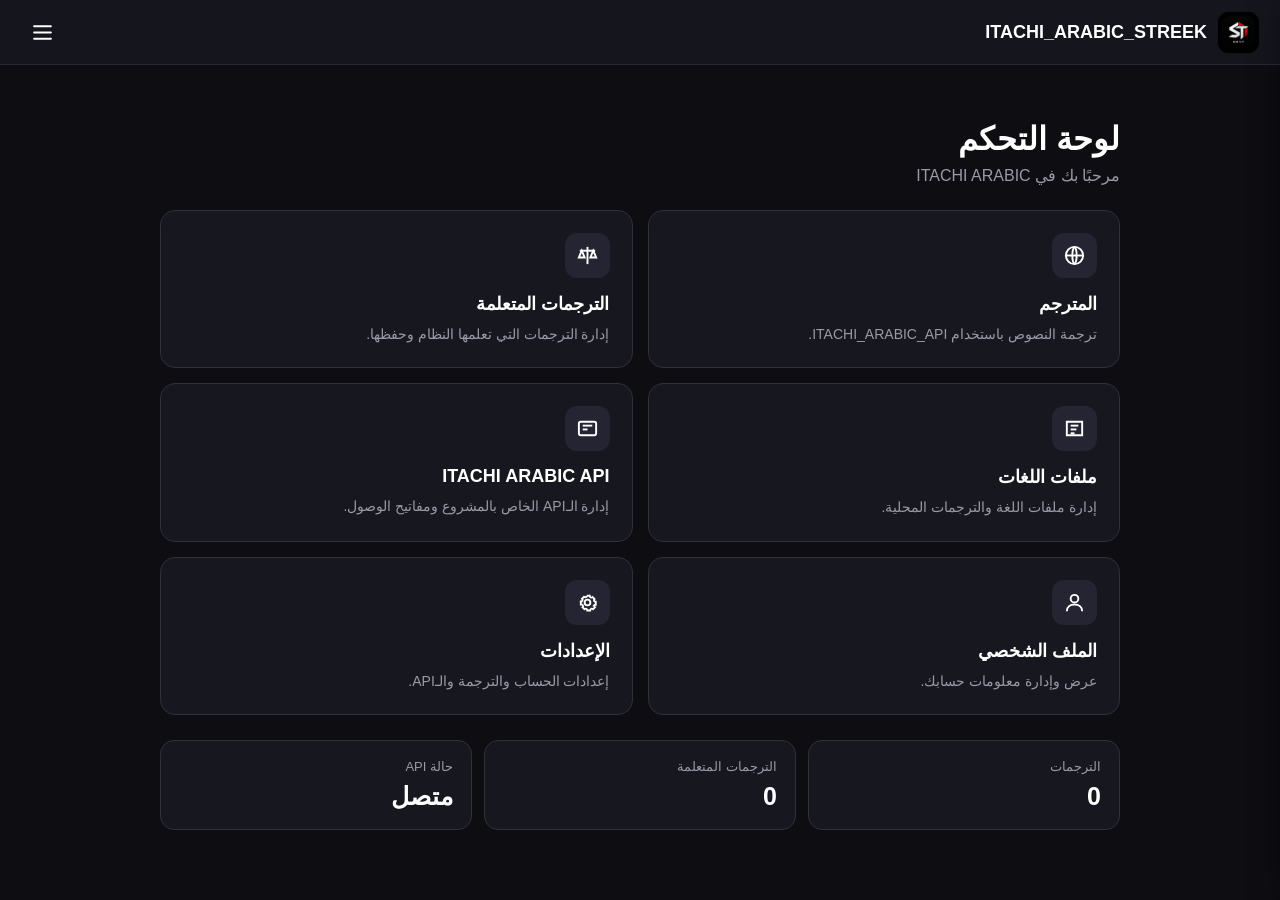
<file: dashboard.html>
<!DOCTYPE html>
<html lang="ar" dir="rtl">

<head>
    <meta charset="UTF-8">

    <meta
        name="viewport"
        content="width=device-width, initial-scale=1.0"
    >

    <title>ITACHI ARABIC - Dashboard</title>

    <style>

        * {
            box-sizing: border-box;
        }

        body {
            margin: 0;
            font-family: Arial, sans-serif;
            background: #0d0d12;
            color: #fff;
        }

        /* =========================
           HEADER
        ========================= */

        header {
            height: 65px;
            display: flex;
            align-items: center;
            justify-content: space-between;
            padding: 0 20px;
            background: #15151d;
            border-bottom: 1px solid #292936;
        }

        .brand {
            display: flex;
            align-items: center;
            gap: 10px;
        }

        .itachi-logo {
            width: 43px;
            height: 43px;
            border-radius: 12px;
            overflow: hidden;
            background: #000;
            border: 1px solid rgba(255,255,255,.08);
        }

        .itachi-logo img {
            width: 100%;
            height: 100%;
            object-fit: cover;
            display: block;
        }

        .logo {
            font-size: 18px;
            font-weight: bold;
        }

        /* =========================
           MENU BUTTON
        ========================= */

        .menu-button {
            width: 44px;
            height: 44px;

            display: flex;
            align-items: center;
            justify-content: center;

            border: 0;
            border-radius: 11px;

            background: transparent;
            color: #fff;

            cursor: pointer;
        }

        .menu-button:hover {
            background: #242432;
        }

        .menu-button svg {
            width: 25px;
            height: 25px;
        }

        /* =========================
           OVERLAY
        ========================= */

        .menu-overlay {
            position: fixed;
            inset: 0;

            background: rgba(0, 0, 0, .55);

            opacity: 0;
            visibility: hidden;

            transition:
                opacity .25s ease,
                visibility .25s ease;

            z-index: 90;
        }

        .menu-overlay.open {
            opacity: 1;
            visibility: visible;
        }

        /* =========================
           SIDE MENU
        ========================= */

        .side-menu {
            position: fixed;

            top: 0;
            right: 0;

            width: 310px;
            max-width: 88vw;
            height: 100vh;

            background: #121219;

            border-left:
                1px solid #30303d;

            box-shadow:
                -12px 0 35px
                rgba(0,0,0,.35);

            transform:
                translateX(105%);

            transition:
                transform .28s cubic-bezier(.2,.8,.2,1);

            z-index: 100;

            padding: 20px;
        }

        .side-menu.open {
            transform: translateX(0);
        }

        /* =========================
           MENU HEADER
        ========================= */

        .menu-header {
            display: flex;
            align-items: center;
            justify-content: space-between;

            padding-bottom: 20px;

            border-bottom:
                1px solid #292936;
        }

        .menu-brand {
            display: flex;
            align-items: center;
            gap: 10px;
        }

        .menu-brand-logo {
            width: 42px;
            height: 42px;

            border-radius: 11px;

            overflow: hidden;

            background: #000;
        }

        .menu-brand-logo img {
            width: 100%;
            height: 100%;

            object-fit: cover;
        }

        .menu-title {
            font-size: 15px;
            font-weight: bold;
        }

        .menu-subtitle {
            margin-top: 4px;

            color: #888894;

            font-size: 11px;
        }

        /* =========================
           CLOSE
        ========================= */

        .close-button {
            width: 40px;
            height: 40px;

            display: flex;
            align-items: center;
            justify-content: center;

            border: 0;
            border-radius: 10px;

            background: #20202a;
            color: #fff;

            cursor: pointer;
        }

        .close-button:hover {
            background: #2a2a36;
        }

        .close-button svg {
            width: 21px;
            height: 21px;
        }

        /* =========================
           MENU LINKS
        ========================= */

        .menu-links {
            margin-top: 20px;

            display: flex;
            flex-direction: column;

            gap: 7px;
        }

        .menu-link {
            width: 100%;

            display: flex;
            align-items: center;

            gap: 13px;

            padding: 13px 14px;

            border: 0;
            border-radius: 11px;

            background: transparent;

            color: #e9e9ef;

            font-size: 14px;

            text-align: right;

            cursor: pointer;

            transition:
                background .18s ease,
                transform .18s ease;
        }

        .menu-link:hover {
            background: #20202a;
            transform: translateX(-2px);
        }

        .menu-link.active {
            background: #211b3b;
            color: #a98cff;
        }

        .menu-link svg {
            width: 21px;
            height: 21px;

            flex-shrink: 0;
        }

        /* =========================
           SEPARATOR
        ========================= */

        .menu-separator {
            height: 1px;

            background: #292936;

            margin: 13px 0;
        }

        /* =========================
           LOGIN / REGISTER
        ========================= */

        .auth-area {
            margin-top: 12px;
        }

        .auth-message {
            color: #888894;

            font-size: 12px;

            line-height: 1.7;

            margin:
                0 5px 12px;
        }

        .auth-button {
            width: 100%;

            display: flex;
            align-items: center;
            justify-content: center;

            gap: 9px;

            padding: 12px;

            border: 0;

            border-radius: 11px;

            background: #6c3cff;

            color: white;

            font-weight: bold;

            cursor: pointer;
        }

        .auth-button:hover {
            background: #7b50ff;
        }

        .auth-button svg {
            width: 19px;
            height: 19px;
        }

        .register-button {
            margin-top: 8px;

            background: #242432;
        }

        .register-button:hover {
            background: #30303f;
        }

        /* =========================
           MAIN
        ========================= */

        .container {
            max-width: 1000px;

            margin: 35px auto;

            padding: 20px;
        }

        .welcome {
            margin-bottom: 25px;
        }

        .welcome h1 {
            margin: 0 0 8px;
        }

        .welcome p {
            margin: 0;

            color: #9999a8;
        }

        /* =========================
           CARDS
        ========================= */

        .cards {
            display: grid;

            grid-template-columns:
                repeat(2, minmax(0, 1fr));

            gap: 15px;
        }

        .card {
            background: #171720;

            border:
                1px solid #30303d;

            border-radius: 15px;

            padding: 22px;

            cursor: pointer;

            transition:
                transform .18s ease,
                border-color .18s ease;
        }

        .card:hover {
            transform: translateY(-3px);

            border-color: #6c3cff;
        }

        .card-icon {
            width: 45px;
            height: 45px;

            display: flex;
            align-items: center;
            justify-content: center;

            border-radius: 12px;

            background: #242432;

            margin-bottom: 15px;
        }

        .card-icon svg {
            width: 23px;
            height: 23px;
        }

        .card h2 {
            font-size: 18px;
            margin: 0 0 8px;
        }

        .card p {
            color: #9999a8;

            font-size: 14px;

            line-height: 1.6;

            margin: 0;
        }

        /* =========================
           STATS
        ========================= */

        .stats {
            display: grid;

            grid-template-columns:
                repeat(3, minmax(0, 1fr));

            gap: 12px;

            margin-top: 25px;
        }

        .stat {
            background: #171720;

            border:
                1px solid #30303d;

            border-radius: 14px;

            padding: 18px;
        }

        .stat-title {
            color: #9999a8;

            font-size: 13px;
        }

        .stat-value {
            margin-top: 8px;

            font-size: 25px;

            font-weight: bold;
        }

        /* =========================
           MOBILE
        ========================= */

        @media (max-width: 650px) {

            header {
                padding: 0 12px;
            }

            .logo {
                font-size: 14px;
            }

            .itachi-logo {
                width: 38px;
                height: 38px;
            }

            .cards {
                grid-template-columns: 1fr;
            }

            .stats {
                grid-template-columns: 1fr;
            }

            .container {
                margin-top: 20px;
                padding: 15px;
            }

            .side-menu {
                width: 290px;
            }
        }

    </style>

</head>


<body>


<!-- =====================================
     HEADER
===================================== -->

<header>

    <div class="brand">

        <div class="itachi-logo">

            <img
                src="images/itachi_logo.png"
                alt="ITACHI UCHIHA"
            >

        </div>

        <div class="logo">
            ITACHI_ARABIC_STREEK
        </div>

    </div>


    <!-- SVG MENU -->

    <button
        class="menu-button"
        onclick="openMenu()"
        aria-label="فتح القائمة"
    >

        <svg
            viewBox="0 0 24 24"
            fill="none"
            stroke="currentColor"
            stroke-width="2"
            stroke-linecap="round"
        >

            <line x1="4" y1="6" x2="20" y2="6"/>
            <line x1="4" y1="12" x2="20" y2="12"/>
            <line x1="4" y1="18" x2="20" y2="18"/>

        </svg>

    </button>

</header>



<!-- =====================================
     OVERLAY
===================================== -->

<div
    id="menuOverlay"
    class="menu-overlay"
    onclick="closeMenu()"
></div>



<!-- =====================================
     SIDE MENU
===================================== -->

<aside
    id="sideMenu"
    class="side-menu"
>


    <div class="menu-header">


        <div class="menu-brand">


            <div class="menu-brand-logo">

                <img
                    src="images/itachi_logo.png"
                    alt="ITACHI UCHIHA"
                >

            </div>


            <div>

                <div class="menu-title">
                    ITACHI ARABIC
                </div>

                <div class="menu-subtitle">
                    ITACHI_ARABIC_API
                </div>

            </div>


        </div>


        <!-- SVG CLOSE -->

        <button
            class="close-button"
            onclick="closeMenu()"
            aria-label="إغلاق القائمة"
        >

            <svg
                viewBox="0 0 24 24"
                fill="none"
                stroke="currentColor"
                stroke-width="2"
                stroke-linecap="round"
            >

                <line x1="6" y1="6" x2="18" y2="18"/>
                <line x1="18" y1="6" x2="6" y2="18"/>

            </svg>

        </button>

    </div>



    <!-- =================================
         MENU LINKS
    ================================== -->

    <div
        id="menuLinks"
        class="menu-links"
    >


        <!-- الرئيسية -->

        <button
            class="menu-link"
            onclick="goTo('index.html')"
        >

            <svg
                viewBox="0 0 24 24"
                fill="none"
                stroke="currentColor"
                stroke-width="2"
                stroke-linecap="round"
                stroke-linejoin="round"
            >

                <path d="M3 10.5L12 3l9 7.5"/>
                <path d="M5 9.5V21h14V9.5"/>
                <path d="M9 21v-7h6v7"/>

            </svg>

            <span>الرئيسية</span>

        </button>


        <!-- المترجم -->

        <button
            class="menu-link"
            onclick="goTo('index.html')"
        >

            <svg
                viewBox="0 0 24 24"
                fill="none"
                stroke="currentColor"
                stroke-width="2"
                stroke-linecap="round"
            >

                <path d="M4 5h16"/>
                <path d="M8 3v4"/>
                <path d="M16 3v4"/>
                <path d="M6 10h12"/>
                <path d="M8 14h8"/>
                <path d="M10 18h4"/>

            </svg>

            <span>المترجم</span>

        </button>


        <!-- Dashboard -->

        <button
            class="menu-link"
            onclick="protectedPage('dashboard.html')"
        >

            <svg
                viewBox="0 0 24 24"
                fill="none"
                stroke="currentColor"
                stroke-width="2"
                stroke-linejoin="round"
            >

                <rect x="3" y="3" width="7" height="7"/>
                <rect x="14" y="3" width="7" height="7"/>
                <rect x="3" y="14" width="7" height="7"/>
                <rect x="14" y="14" width="7" height="7"/>

            </svg>

            <span>لوحة التحكم</span>

        </button>


        <!-- Profile -->

        <button
            class="menu-link"
            onclick="protectedPage('profile.html')"
        >

            <svg
                viewBox="0 0 24 24"
                fill="none"
                stroke="currentColor"
                stroke-width="2"
                stroke-linecap="round"
            >

                <circle cx="12" cy="8" r="4"/>
                <path d="M4 21c0-4.5 3.5-7 8-7s8 2.5 8 7"/>

            </svg>

            <span>الملف الشخصي</span>

        </button>


        <!-- Settings -->

        <button
            class="menu-link"
            onclick="protectedPage('settings.html')"
        >

            <svg
                viewBox="0 0 24 24"
                fill="none"
                stroke="currentColor"
                stroke-width="2"
                stroke-linecap="round"
            >

                <circle cx="12" cy="12" r="3"/>
                <path d="M19.4 15a1.7 1.7 0 0 0 .3 1.9l.1.1-2 2-.1-.1a1.7 1.7 0 0 0-1.9-.3 1.7 1.7 0 0 0-1 1.5v.2h-3v-.2a1.7 1.7 0 0 0-1-1.5 1.7 1.7 0 0 0-1.9.3l-.1.1-2-2 .1-.1a1.7 1.7 0 0 0 .3-1.9 1.7 1.7 0 0 0-1.5-1H5v-3h.2a1.7 1.7 0 0 0 1.5-1 1.7 1.7 0 0 0-.3-1.9l-.1-.1 2-2 .1.1a1.7 1.7 0 0 0 1.9.3 1.7 1.7 0 0 0 1-1.5V5h3v.2a1.7 1.7 0 0 0 1 1.5 1.7 1.7 0 0 0 1.9-.3l.1-.1 2 2-.1.1a1.7 1.7 0 0 0-.3 1.9 1.7 1.7 0 0 0 1.5 1h.2v3h-.2a1.7 1.7 0 0 0-1.5.7z"/>

            </svg>

            <span>الإعدادات</span>

        </button>


        <div class="menu-separator"></div>


        <!-- =================================
             AUTH AREA
        ================================== -->

        <div
            id="authArea"
            class="auth-area"
        ></div>


    </div>

</aside>



<!-- =====================================
     MAIN
===================================== -->

<main class="container">


    <div class="welcome">

        <h1>
            لوحة التحكم
        </h1>

        <p>
            مرحبًا بك في ITACHI ARABIC
        </p>

    </div>


    <div class="cards">


        <div
            class="card"
            onclick="goTo('index.html')"
        >

            <div class="card-icon">

                <svg
                    viewBox="0 0 24 24"
                    fill="none"
                    stroke="currentColor"
                    stroke-width="2"
                >

                    <circle cx="12" cy="12" r="9"/>
                    <path d="M3 12h18"/>
                    <path d="M12 3c3 3 3 15 0 18"/>
                    <path d="M12 3c-3 3-3 15 0 18"/>

                </svg>

            </div>

            <h2>
                المترجم
            </h2>

            <p>
                ترجمة النصوص باستخدام
                ITACHI_ARABIC_API.
            </p>

        </div>


        <div class="card">

            <div class="card-icon">

                <svg
                    viewBox="0 0 24 24"
                    fill="none"
                    stroke="currentColor"
                    stroke-width="2"
                >

                    <path d="M12 3v18"/>
                    <path d="M4 7h16"/>
                    <path d="M6 7l-3 7h6L6 7z"/>
                    <path d="M18 7l-3 7h6l-3-7z"/>

                </svg>

            </div>

            <h2>
                الترجمات المتعلمة
            </h2>

            <p>
                إدارة الترجمات التي تعلمها
                النظام وحفظها.
            </p>

        </div>


        <div class="card">

            <div class="card-icon">

                <svg
                    viewBox="0 0 24 24"
                    fill="none"
                    stroke="currentColor"
                    stroke-width="2"
                >

                    <path d="M4 5h16v14H4z"/>
                    <path d="M8 9h8"/>
                    <path d="M8 13h6"/>
                    <path d="M8 17h4"/>

                </svg>

            </div>

            <h2>
                ملفات اللغات
            </h2>

            <p>
                إدارة ملفات اللغة
                والترجمات المحلية.
            </p>

        </div>


        <div
            class="card"
            onclick="protectedPage('settings.html')"
        >

            <div class="card-icon">

                <svg
                    viewBox="0 0 24 24"
                    fill="none"
                    stroke="currentColor"
                    stroke-width="2"
                >

                    <rect x="3" y="5" width="18" height="14" rx="2"/>
                    <path d="M7 9h10"/>
                    <path d="M7 13h5"/>

                </svg>

            </div>

            <h2>
                ITACHI ARABIC API
            </h2>

            <p>
                إدارة الـAPI الخاص بالمشروع
                ومفاتيح الوصول.
            </p>

        </div>


        <div
            class="card"
            onclick="protectedPage('profile.html')"
        >

            <div class="card-icon">

                <svg
                    viewBox="0 0 24 24"
                    fill="none"
                    stroke="currentColor"
                    stroke-width="2"
                >

                    <circle cx="12" cy="8" r="4"/>
                    <path d="M4 21c0-4.5 3.5-7 8-7s8 2.5 8 7"/>

                </svg>

            </div>

            <h2>
                الملف الشخصي
            </h2>

            <p>
                عرض وإدارة معلومات حسابك.
            </p>

        </div>


        <div
            class="card"
            onclick="protectedPage('settings.html')"
        >

            <div class="card-icon">

                <svg
                    viewBox="0 0 24 24"
                    fill="none"
                    stroke="currentColor"
                    stroke-width="2"
                >

                    <circle cx="12" cy="12" r="3"/>

                    <path d="
                        M19.4 15
                        a1.7 1.7 0 0 0 .3 1.9
                        l.1.1
                        -2 2
                        -.1-.1
                        a1.7 1.7 0 0 0-1.9-.3
                        a1.7 1.7 0 0 0-1 1.5
                        v.2
                        h-3
                        v-.2
                        a1.7 1.7 0 0 0-1-1.5
                        a1.7 1.7 0 0 0-1.9.3
                        l-.1.1
                        -2-2
                        .1-.1
                        a1.7 1.7 0 0 0 .3-1.9
                        a1.7 1.7 0 0 0-1.5-1
                        H5
                        v-3
                        h.2
                        a1.7 1.7 0 0 0 1.5-1
                        a1.7 1.7 0 0 0-.3-1.9
                        l-.1-.1
                        2-2
                        .1.1
                        a1.7 1.7 0 0 0 1.9.3
                        a1.7 1.7 0 0 0 1-1.5
                        V5
                        h3
                        v.2
                        a1.7 1.7 0 0 0 1 1.5
                        a1.7 1.7 0 0 0 1.9-.3
                        l.1-.1
                        2 2
                        -.1.1
                        a1.7 1.7 0 0 0-.3 1.9
                        a1.7 1.7 0 0 0 1.5 1
                        h.2
                        v3
                        h-.2
                        a1.7 1.7 0 0 0-1.5.7z
                    "/>

                </svg>

            </div>

            <h2>
                الإعدادات
            </h2>

            <p>
                إعدادات الحساب والترجمة
                والـAPI.
            </p>

        </div>

    </div>


    <div class="stats">

        <div class="stat">

            <div class="stat-title">
                الترجمات
            </div>

            <div
                id="translationCount"
                class="stat-value"
            >
                0
            </div>

        </div>


        <div class="stat">

            <div class="stat-title">
                الترجمات المتعلمة
            </div>

            <div
                id="learnedCount"
                class="stat-value"
            >
                0
            </div>

        </div>


        <div class="stat">

            <div class="stat-title">
                حالة API
            </div>

            <div
                id="apiValue"
                class="stat-value"
            >
                ...
            </div>

        </div>

    </div>

</main>



<script>

    /* =========================
       MENU
    ========================= */

    const sideMenu =
        document.getElementById(
            "sideMenu"
        );

    const menuOverlay =
        document.getElementById(
            "menuOverlay"
        );


    function openMenu() {

        sideMenu.classList.add(
            "open"
        );

        menuOverlay.classList.add(
            "open"
        );

    }


    function closeMenu() {

        sideMenu.classList.remove(
            "open"
        );

        menuOverlay.classList.remove(
            "open"
        );

    }


    document.addEventListener(
        "keydown",
        function(event) {

            if (
                event.key === "Escape"
            ) {

                closeMenu();

            }

        }
    );


    /* =========================
       NAVIGATION
    ========================= */

    function goTo(page) {

        window.location.href =
            page;

    }


    /* =========================
       LOGIN STATE
    ========================= */

    function isLoggedIn() {

        return (
            localStorage.getItem(
                "itachi_logged_in"
            ) === "true"
        );

    }


    function protectedPage(page) {

        if (isLoggedIn()) {

            window.location.href =
                page;

            return;

        }


        showLoginMessage();

    }


    /* =========================
       LOGIN MESSAGE
    ========================= */

    function showLoginMessage() {

        const authArea =
            document.getElementById(
                "authArea"
            );


        authArea.innerHTML = `

            <p class="auth-message">
                يجب تسجيل الدخول أو إنشاء
                حساب للوصول إلى هذه الصفحة.
            </p>

            <button
                class="auth-button"
                onclick="goTo('login.html')"
            >

                <svg
                    viewBox="0 0 24 24"
                    fill="none"
                    stroke="currentColor"
                    stroke-width="2"
                    stroke-linecap="round"
                >

                    <circle cx="12" cy="8" r="4"/>
                    <path d="M4 21c0-4.5 3.5-7 8-7s8 2.5 8 7"/>

                </svg>

                تسجيل الدخول

            </button>


            <button
                class="auth-button register-button"
                onclick="goTo('register.html')"
            >

                <svg
                    viewBox="0 0 24 24"
                    fill="none"
                    stroke="currentColor"
                    stroke-width="2"
                    stroke-linecap="round"
                >

                    <path d="M12 5v14"/>
                    <path d="M5 12h14"/>

                </svg>

                إنشاء حساب

            </button>

        `;

    }


    /* =========================
       AUTH MENU
    ========================= */

    function buildAuthMenu() {

        const authArea =
            document.getElementById(
                "authArea"
            );


        if (isLoggedIn()) {


            authArea.innerHTML = `

                <button
                    class="menu-link"
                    onclick="logout()"
                >

                    <svg
                        viewBox="0 0 24 24"
                        fill="none"
                        stroke="currentColor"
                        stroke-width="2"
                        stroke-linecap="round"
                    >

                        <path d="M10 17l5-5-5-5"/>
                        <path d="M15 12H3"/>
                        <path d="M21 4v16"/>

                    </svg>

                    <span>
                        تسجيل الخروج
                    </span>

                </button>

            `;

        } else {

            showLoginMessage();

        }

    }


    /* =========================
       LOGOUT
    ========================= */

    function logout() {

        localStorage.removeItem(
            "itachi_logged_in"
        );

        window.location.href =
            "index.html";

    }


    /* =========================
       STATISTICS
    ========================= */

    document.getElementById(
        "translationCount"
    ).textContent =

        localStorage.getItem(
            "translation_count"
        ) || "0";


    document.getElementById(
        "learnedCount"
    ).textContent =

        localStorage.getItem(
            "learned_count"
        ) || "0";


    /* =========================
       API STATUS
    ========================= */

    async function checkAPI() {

        const value =
            document.getElementById(
                "apiValue"
            );


        try {

            const response =
                await fetch(
                    "/",
                    {
                        method: "GET"
                    }
                );


            if (response.ok) {

                value.textContent =
                    "متصل";

            } else {

                value.textContent =
                    "غير متصل";

            }

        } catch (error) {

            value.textContent =
                "غير متصل";

        }

    }


    /* =========================
       START
    ========================= */

    buildAuthMenu();

    checkAPI();

</script>


</body>

</html>
</file>
